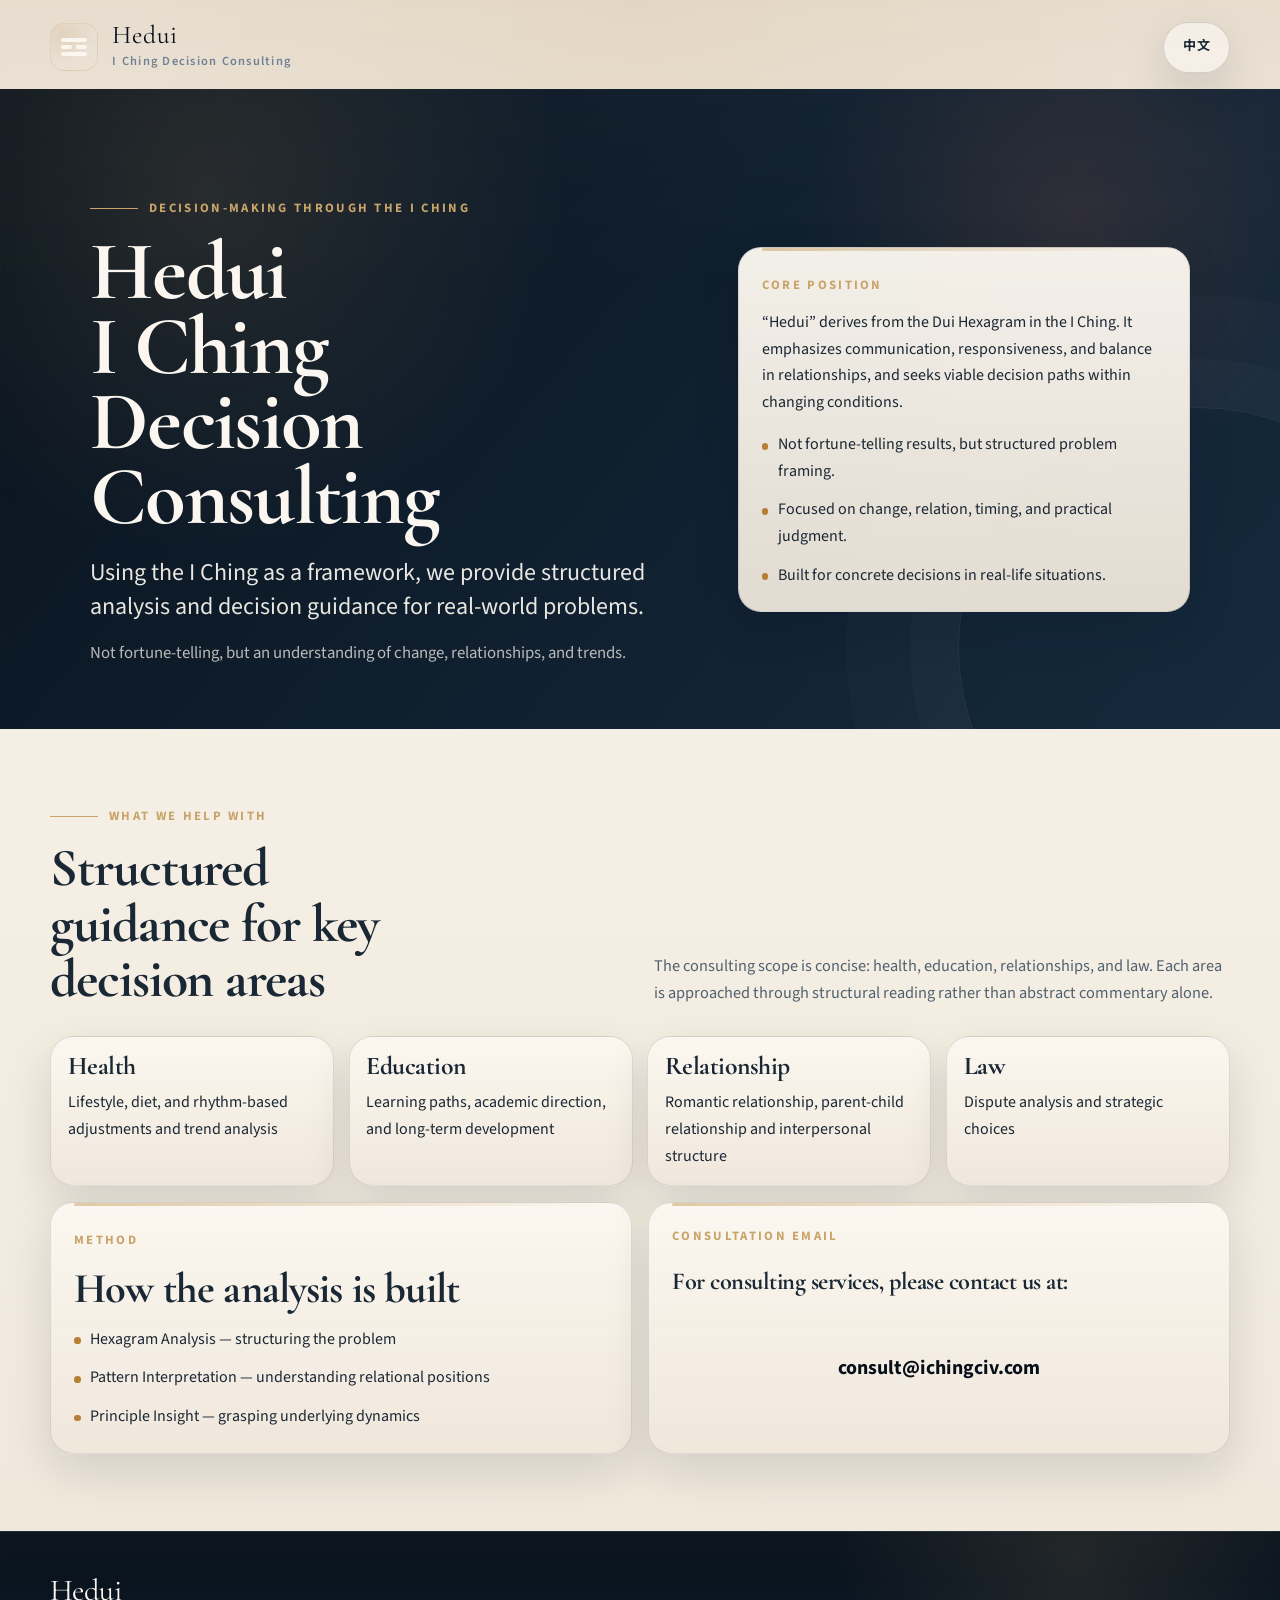
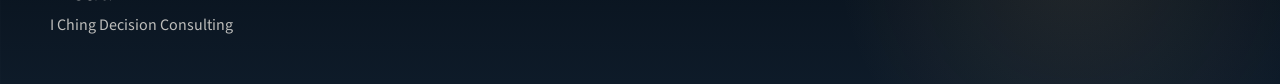
<file: index.html>
<!DOCTYPE html>
<html lang="en">
  <head>
    <meta charset="UTF-8" />
    <meta name="viewport" content="width=device-width, initial-scale=1.0" />
    <title>Hedui · I Ching Decision Consulting</title>
    <meta
      name="description"
      content="Hedui · I Ching Decision Consulting. Structured analysis and decision guidance through the I Ching for health, education, relationships, and law."
    />
    <link rel="preconnect" href="https://fonts.googleapis.com" />
    <link rel="preconnect" href="https://fonts.gstatic.com" crossorigin />
    <link
      href="https://fonts.googleapis.com/css2?family=Cormorant+Garamond:wght@500;600;700&family=Noto+Sans+SC:wght@400;500;700&family=Noto+Serif+SC:wght@500;600;700&family=Source+Sans+3:wght@400;500;600;700&display=swap"
      rel="stylesheet"
    />
    <link rel="stylesheet" href="./site.css" />
  </head>
  <body class="single-page" data-lang="en">
    <header class="masthead">
      <div class="container masthead-inner">
        <a class="brand" href="/" aria-label="Hedui Home">
          <span class="brand-mark" aria-hidden="true">
            <span></span>
            <span class="broken"></span>
            <span></span>
          </span>
          <span data-lang-view="en">
            <span class="brand-title">Hedui</span>
            <span class="brand-subtitle">I Ching Decision Consulting</span>
          </span>
          <span data-lang-view="zh" hidden>
            <span class="brand-title">和兑</span>
            <span class="brand-subtitle">易经决策咨询</span>
          </span>
        </a>
        <button class="lang-switch js-lang-switch" type="button" aria-label="切换到中文界面">
          <span data-switch-target="zh">中文</span>
          <span data-switch-target="en" hidden>EN</span>
        </button>
      </div>
    </header>

    <main>
      <div class="localized-view" data-lang-view="en">
        <section class="hero">
          <div class="container hero-grid">
            <div class="hero-copy">
              <p class="eyebrow">Decision-Making through the I Ching</p>
              <h1>
                <span class="hero-title-line">Hedui</span>
                <span class="hero-title-line">I Ching</span>
                <span class="hero-title-line">Decision</span>
                <span class="hero-title-line">Consulting</span>
              </h1>
              <p class="hero-deck">
                Using the I Ching as a framework, we provide structured analysis and decision guidance for real-world problems.
              </p>
              <p class="hero-body">
                Not fortune-telling, but an understanding of change, relationships, and trends.
              </p>
            </div>

            <article class="hero-card">
              <span class="card-kicker">Core Position</span>
              <p>
                “Hedui” derives from the Dui Hexagram in the I Ching. It emphasizes communication, responsiveness, and balance in relationships, and seeks viable decision paths within changing conditions.
              </p>
              <ul class="point-list">
                <li>Not fortune-telling results, but structured problem framing.</li>
                <li>Focused on change, relation, timing, and practical judgment.</li>
                <li>Built for concrete decisions in real-life situations.</li>
              </ul>
            </article>
          </div>
        </section>

        <section class="section">
          <div class="container">
            <div class="section-head">
              <div>
                <div class="section-tag">What We Help With</div>
                <h2 class="section-title">Structured guidance for key decision areas</h2>
              </div>
              <p class="section-copy">
                The consulting scope is concise: health, education, relationships, and law. Each area is approached through structural reading rather than abstract commentary alone.
              </p>
            </div>

            <div class="topic-grid topic-grid-wide">
              <article class="topic-card">
                <h3>Health</h3>
                <p>Lifestyle, diet, and rhythm-based adjustments and trend analysis</p>
              </article>
              <article class="topic-card">
                <h3>Education</h3>
                <p>Learning paths, academic direction, and long-term development</p>
              </article>
              <article class="topic-card">
                <h3>Relationship</h3>
                <p>Romantic relationship, parent-child relationship and interpersonal structure</p>
              </article>
              <article class="topic-card">
                <h3>Law</h3>
                <p>Dispute analysis and strategic choices</p>
              </article>
            </div>

            <div class="content-grid balanced-panels">
              <article class="content-panel">
                <span class="panel-tag">Method</span>
                <h2>How the analysis is built</h2>
                <ul class="method-list">
                  <li>Hexagram Analysis — structuring the problem</li>
                  <li>Pattern Interpretation — understanding relational positions</li>
                  <li>Principle Insight — grasping underlying dynamics</li>
                </ul>
              </article>

              <article class="content-panel email-panel">
                <span class="panel-tag">Consultation Email</span>
                <div class="email-panel-body">
                  <h2 class="email-panel-heading">For consulting services, please contact us at:</h2>
                  <p class="email-panel-address">consult@ichingciv.com</p>
                </div>
              </article>
            </div>
          </div>
        </section>

      </div>

      <div class="localized-view" data-lang-view="zh" hidden>
        <section class="hero">
          <div class="container hero-grid">
            <div class="hero-copy">
              <p class="eyebrow">用《周易》做决策</p>
              <h1>
                <span class="hero-title-line">和兑</span>
                <span class="hero-title-line">易经</span>
                <span class="hero-title-line">决策咨询</span>
              </h1>
              <p class="hero-deck">
                通过《周易》的结构分析方法，为现实问题提供判断路径与决策参考。
              </p>
              <p class="hero-body">
                不是占卜结果，而是对变化、关系与趋势的理解。
              </p>
            </div>

            <article class="hero-card">
              <span class="card-kicker">核心立场</span>
              <p>
                “和兑”取义于《周易》兑卦。重在关系中的交流、回应与平衡，并在变化中寻找可以成立的决策路径。
              </p>
              <ul class="point-list">
                <li>不是直接给出结果，而是建立问题结构。</li>
                <li>关注变化、关系、时机与现实判断。</li>
                <li>面向具体处境中的真实决策问题。</li>
              </ul>
            </article>
          </div>
        </section>

        <section class="section">
          <div class="container">
            <div class="section-head">
              <div>
                <div class="section-tag">我们解决的问题</div>
                <h2 class="section-title">围绕关键决策场景提供结构化分析</h2>
              </div>
              <p class="section-copy">
                咨询范围保持简洁明确：健康、教育、关系与法律。重点不是抽象评论，而是围绕现实问题建立判断路径。
              </p>
            </div>

            <div class="topic-grid topic-grid-wide">
              <article class="topic-card">
                <h3>健康</h3>
                <p>情志、饮食、运动、作息与身体状态的调整与趋势判断</p>
              </article>
              <article class="topic-card">
                <h3>教育</h3>
                <p>学习路径、发展方向与长期规划</p>
              </article>
              <article class="topic-card">
                <h3>关系</h3>
                <p>情侣关系、亲子关系及人际互动结构</p>
              </article>
              <article class="topic-card">
                <h3>法律</h3>
                <p>纠纷分析、路径选择</p>
              </article>
            </div>

            <div class="content-grid balanced-panels">
              <article class="content-panel">
                <span class="panel-tag">方法</span>
                <h2>分析如何展开</h2>
                <ul class="method-list">
                  <li>易占：建立问题结构</li>
                  <li>易象：分析关系位置</li>
                  <li>易理：把握变化原则</li>
                </ul>
              </article>

              <article class="content-panel email-panel">
                <span class="panel-tag">咨询邮箱</span>
                <div class="email-panel-body">
                  <h2 class="email-panel-heading">如需咨询服务，请通过以下邮箱与我们联系：</h2>
                  <p class="email-panel-address">consult@ichingciv.com</p>
                </div>
              </article>
            </div>
          </div>
        </section>

      </div>
    </main>

    <footer class="site-footer">
      <div class="container footer-grid">
        <div class="footer-copy" data-lang-view="en">
          <div class="footer-title">Hedui</div>
          <p>I Ching Decision Consulting</p>
        </div>
        <div class="footer-copy" data-lang-view="zh" hidden>
          <div class="footer-title">和兑</div>
          <p>易经决策咨询</p>
        </div>
      </div>
    </footer>
    <script src="./site.js"></script>
  </body>
</html>
</file>
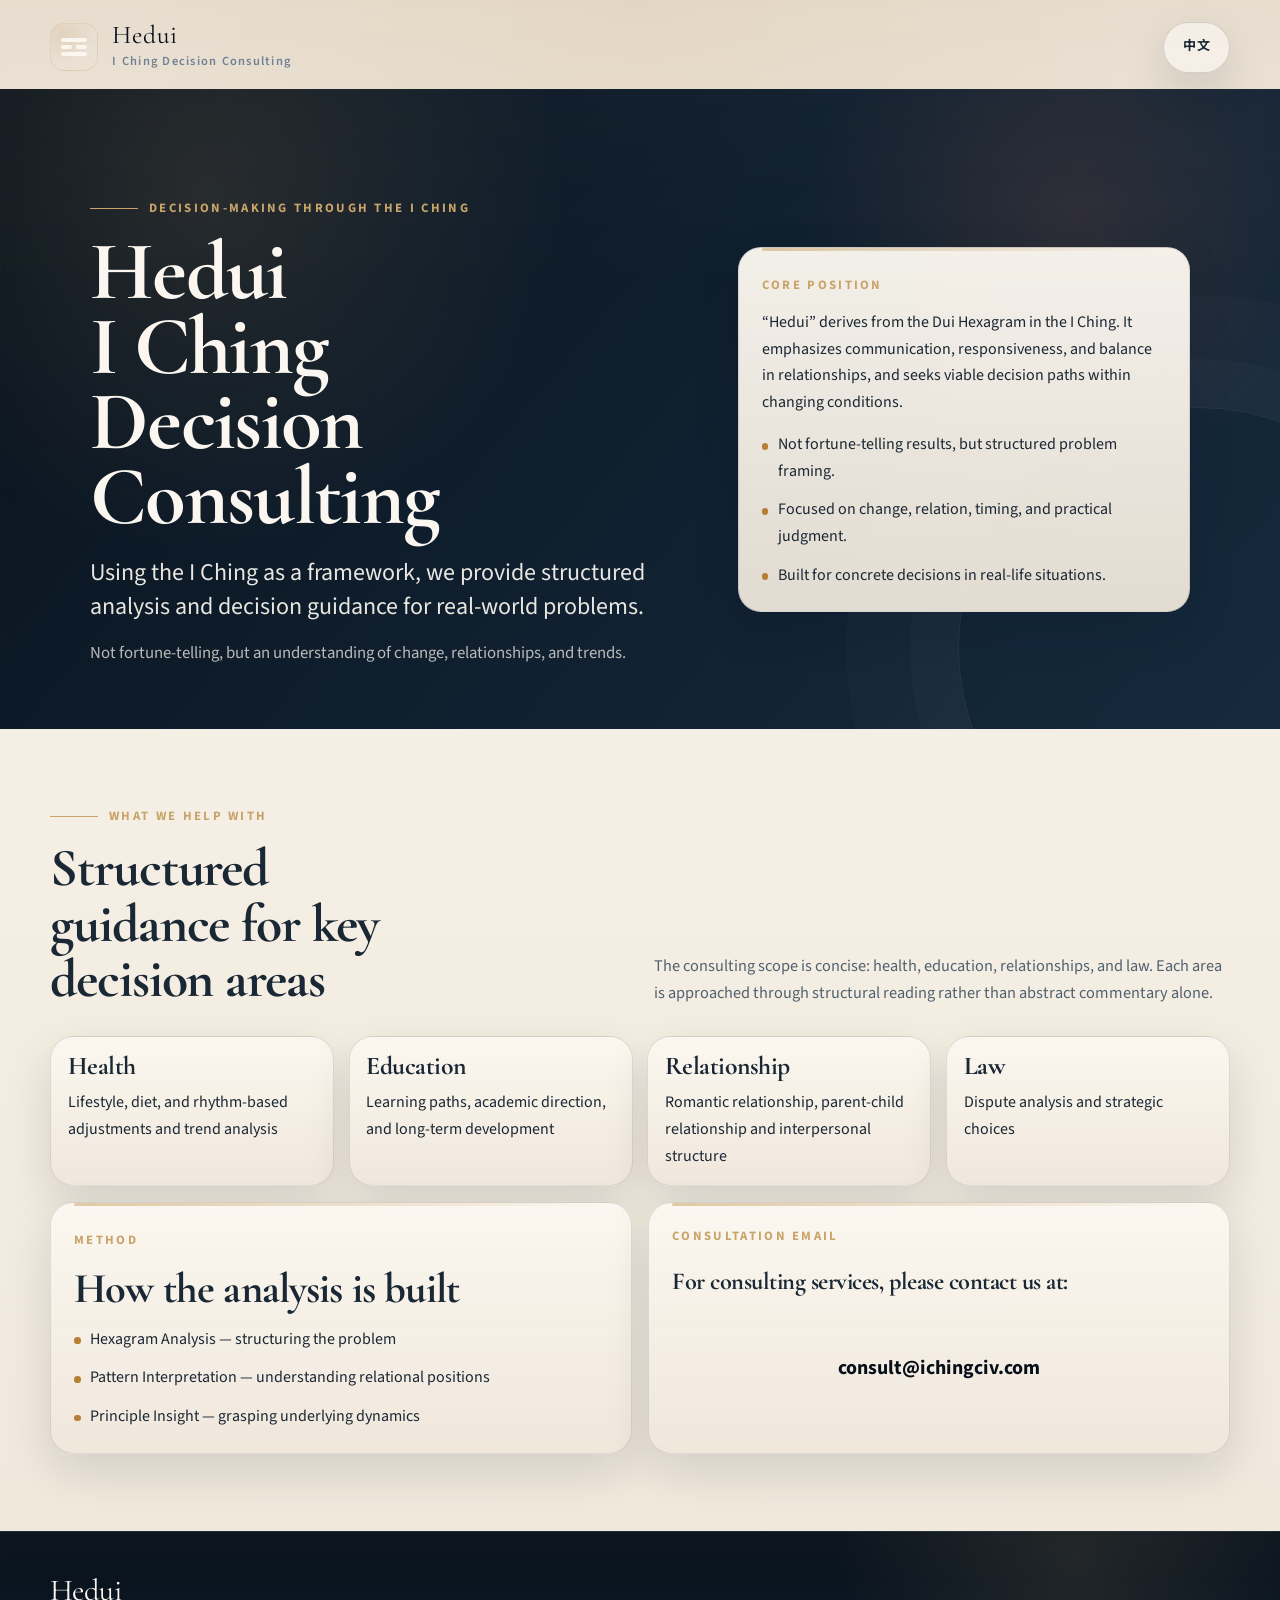
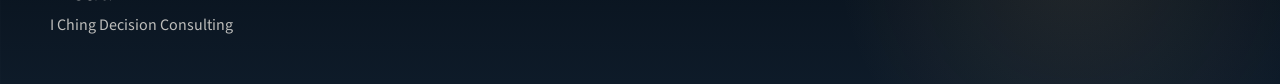
<file: en/index.html>
<!DOCTYPE html>
<html lang="en">
  <head>
    <meta charset="UTF-8" />
    <meta name="viewport" content="width=device-width, initial-scale=1.0" />
    <title>Redirecting...</title>
    <script src="../route.js"></script>
  </head>
  <body></body>
</html>
</file>
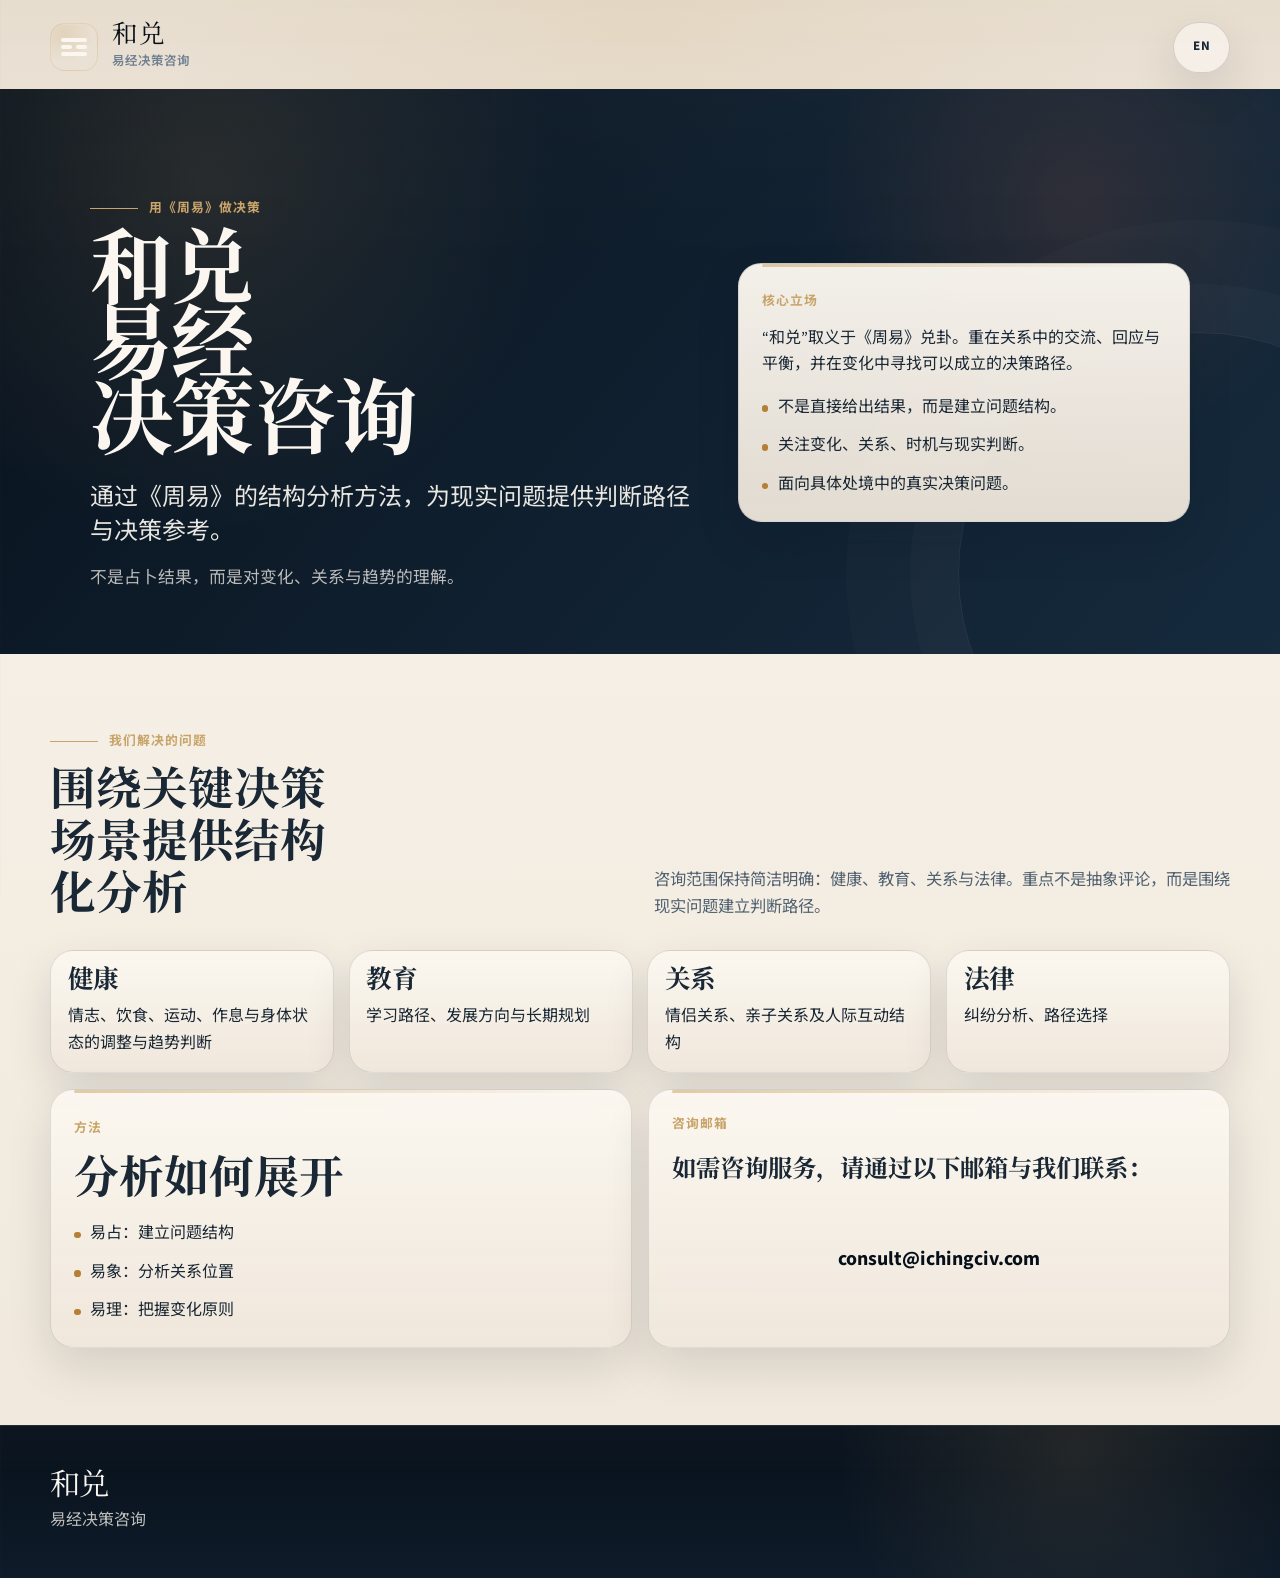
<file: zh/index.html>
<!DOCTYPE html>
<html lang="zh-CN">
  <head>
    <meta charset="UTF-8" />
    <meta name="viewport" content="width=device-width, initial-scale=1.0" />
    <title>跳转中...</title>
    <script defer src="../route.js"></script>
  </head>
  <body></body>
</html>
</file>
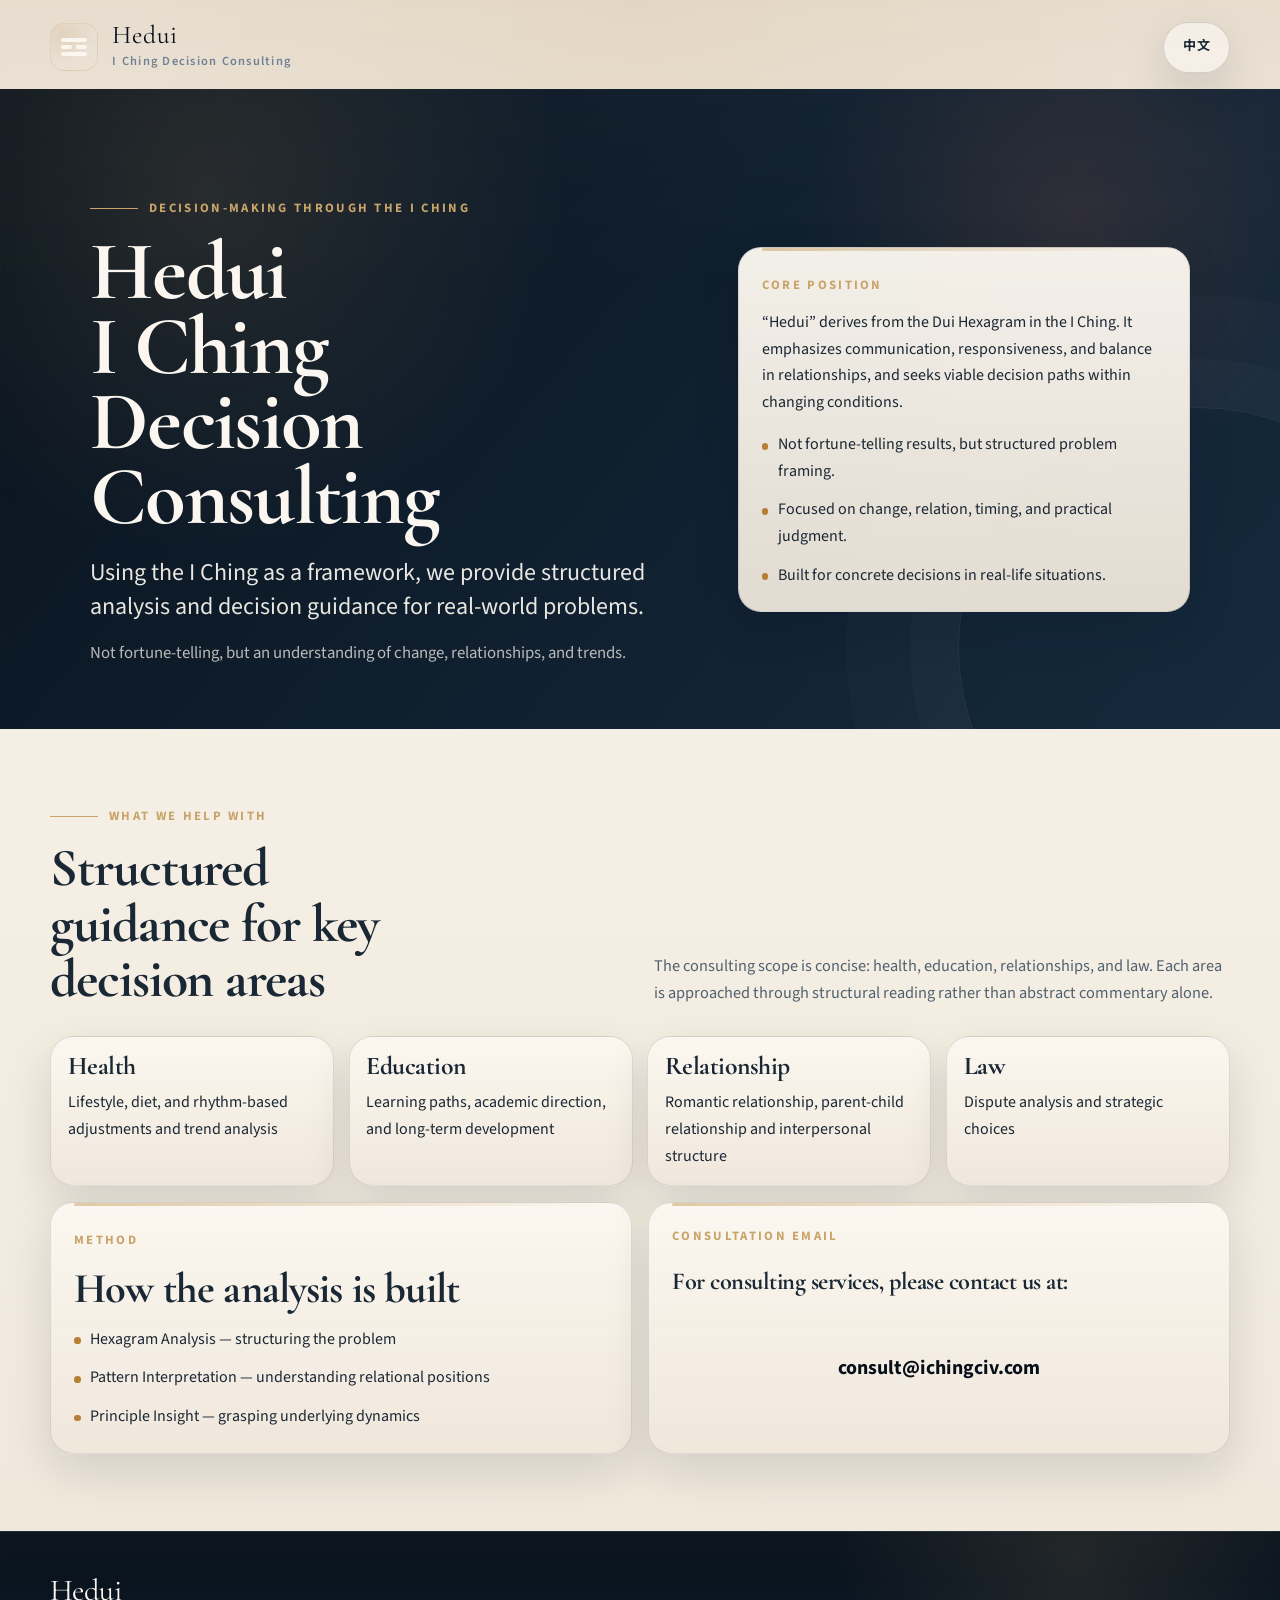
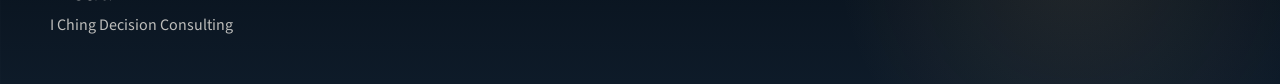
<file: about.html>
<!DOCTYPE html>
<html lang="en">
  <head>
    <meta charset="UTF-8" />
    <meta name="viewport" content="width=device-width, initial-scale=1.0" />
    <title>Redirecting...</title>
    <script src="./route.js"></script>
  </head>
  <body></body>
</html>
</file>
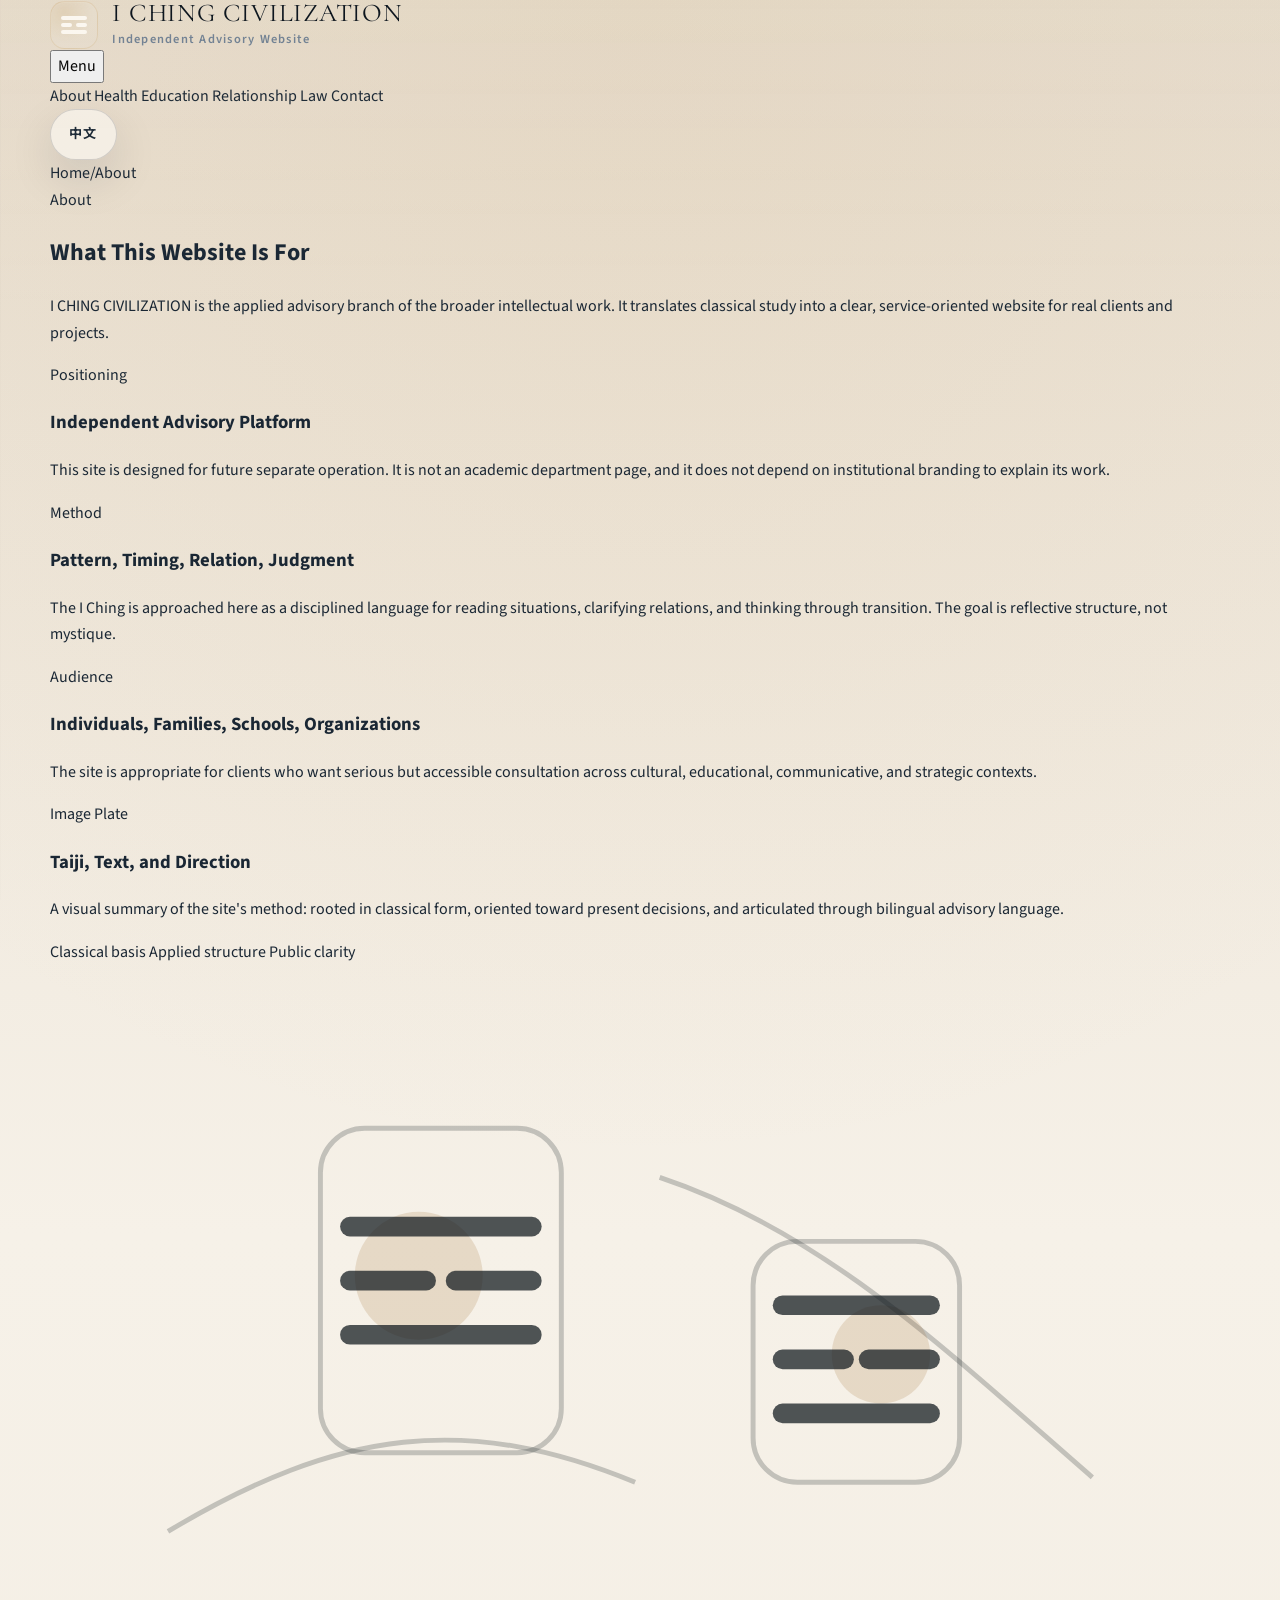
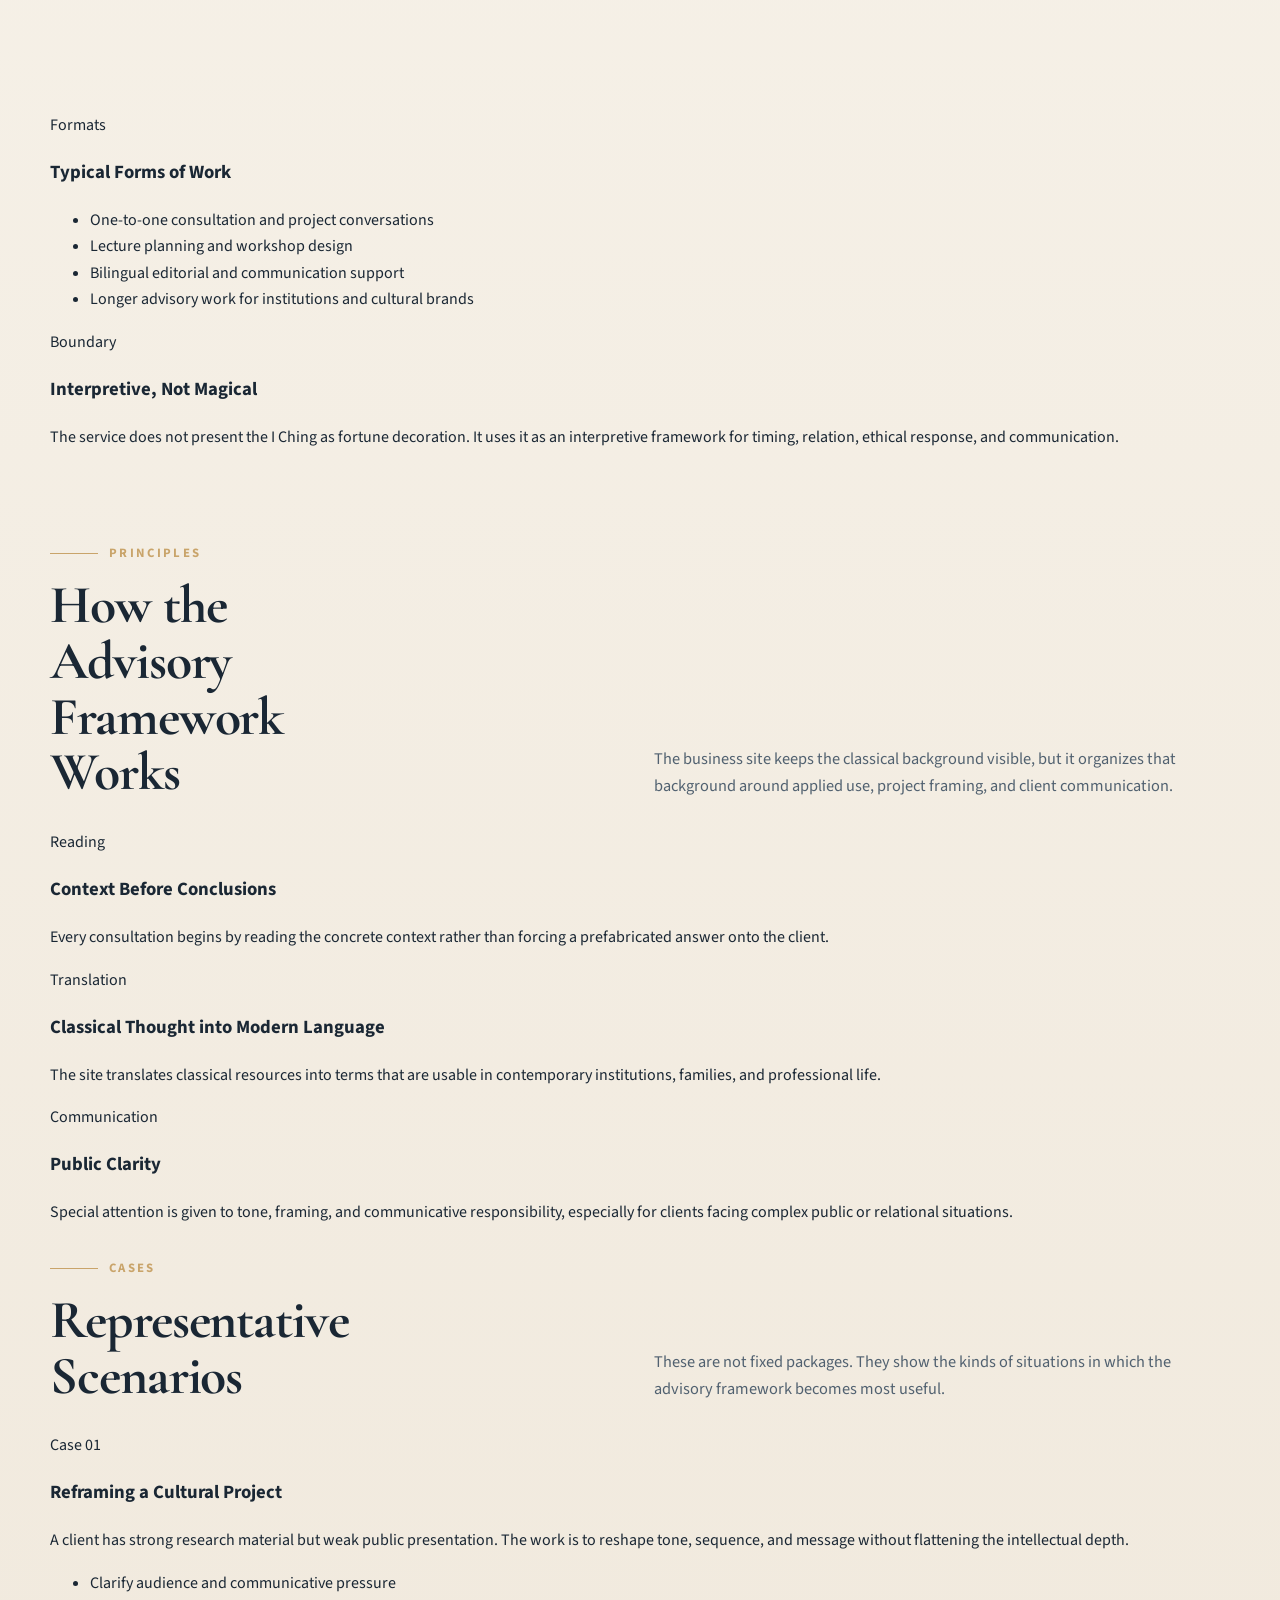
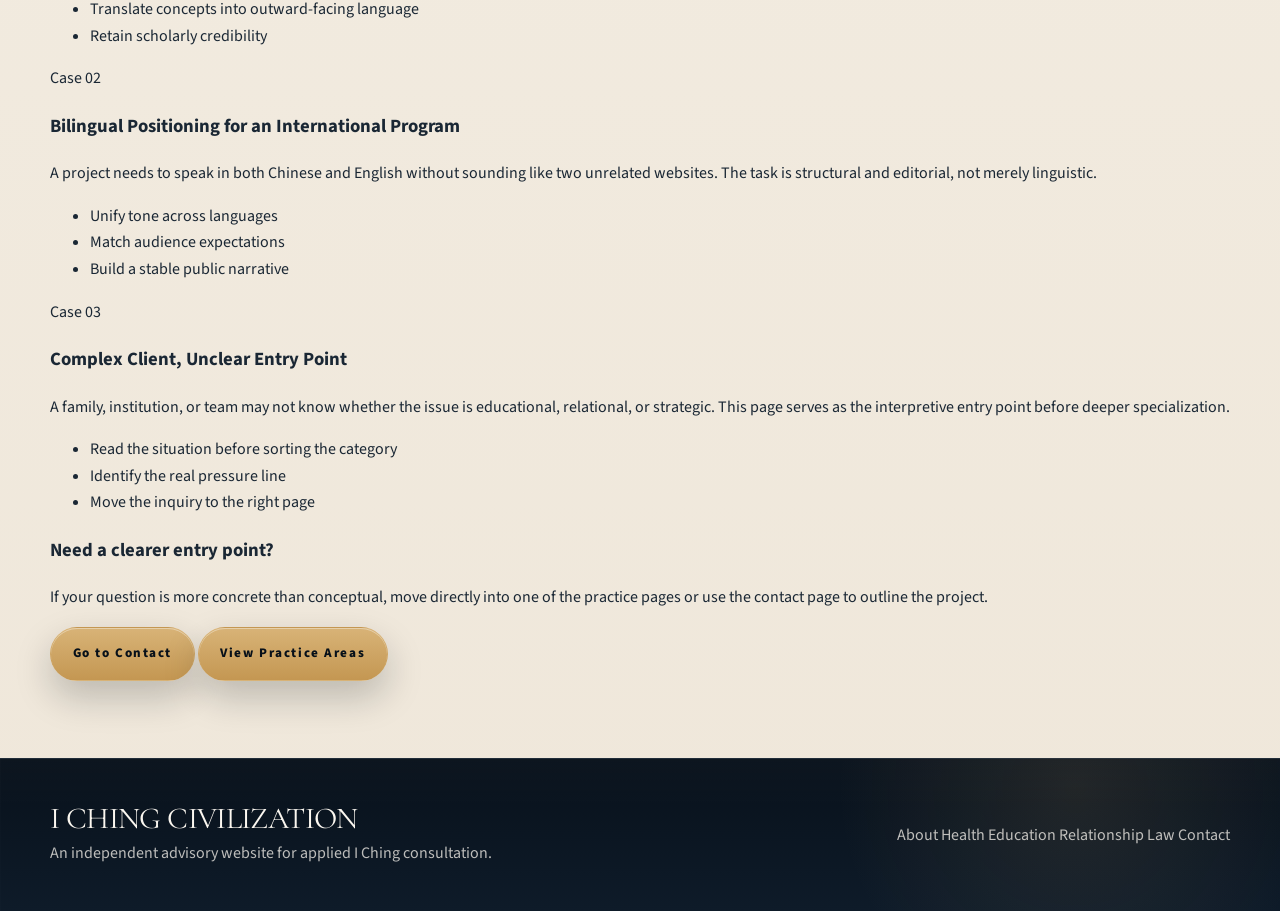
<file: en/about.html>
<!DOCTYPE html>
<html lang="en">
  <head>
    <meta charset="UTF-8" />
    <meta name="viewport" content="width=device-width, initial-scale=1.0" />
    <title>About | I CHING CIVILIZATION</title>
    <meta
      name="description"
      content="About I CHING CIVILIZATION: an independent advisory website translating I Ching thought into applied consultation."
    />
    <link rel="preconnect" href="https://fonts.googleapis.com" />
    <link rel="preconnect" href="https://fonts.gstatic.com" crossorigin />
    <link
      href="https://fonts.googleapis.com/css2?family=Cormorant+Garamond:wght@500;600;700&family=Noto+Sans+SC:wght@400;500;700&family=Noto+Serif+SC:wght@500;600;700&family=Source+Sans+3:wght@400;500;600;700&display=swap"
      rel="stylesheet"
    />
    <link rel="stylesheet" href="../site.css" />
  </head>
  <body data-lang="en">
    <header class="site-header">
      <div class="container nav-wrap">
        <a class="brand" href="index.html" aria-label="I CHING CIVILIZATION Home">
          <span class="brand-mark" aria-hidden="true"><span></span><span class="broken"></span><span></span></span>
          <span>
            <span class="brand-title">I CHING CIVILIZATION</span>
            <span class="brand-subtitle">Independent Advisory Website</span>
          </span>
        </a>
        <button class="menu-toggle" id="menu-toggle" type="button" aria-expanded="false" aria-controls="nav-panel">Menu</button>
        <div class="nav-panel" id="nav-panel">
          <nav class="nav-links" aria-label="Main Navigation">
            <a class="is-current" href="about.html">About</a>
            <a href="health.html">Health</a>
            <a href="education.html">Education</a>
            <a href="relationship.html">Relationship</a>
            <a href="law.html">Law</a>
            <a href="contact.html">Contact</a>
          </nav>
          <a class="lang-switch" href="../zh/about.html">中文</a>
        </div>
      </div>
    </header>

    <main class="page-main">
      <section class="page-hero">
        <div class="container">
          <div class="breadcrumb"><a href="index.html">Home</a><span>/</span><span>About</span></div>
          <div class="page-kicker">About</div>
          <h1 class="page-title">What This Website Is For</h1>
          <p class="page-lead">
            I CHING CIVILIZATION is the applied advisory branch of the broader intellectual work. It translates classical study into a clear, service-oriented website for real clients and projects.
          </p>

          <div class="page-grid">
            <div class="page-stack">
              <article class="page-panel">
                <span class="service-meta">Positioning</span>
                <h3>Independent Advisory Platform</h3>
                <p>This site is designed for future separate operation. It is not an academic department page, and it does not depend on institutional branding to explain its work.</p>
              </article>
              <article class="page-panel">
                <span class="service-meta">Method</span>
                <h3>Pattern, Timing, Relation, Judgment</h3>
                <p>The I Ching is approached here as a disciplined language for reading situations, clarifying relations, and thinking through transition. The goal is reflective structure, not mystique.</p>
              </article>
              <article class="page-panel">
                <span class="service-meta">Audience</span>
                <h3>Individuals, Families, Schools, Organizations</h3>
                <p>The site is appropriate for clients who want serious but accessible consultation across cultural, educational, communicative, and strategic contexts.</p>
              </article>
            </div>

            <div class="side-stack">
              <article class="visual-card theme-about">
                <div class="visual-head">
                  <div>
                    <span class="service-meta">Image Plate</span>
                    <h3>Taiji, Text, and Direction</h3>
                  </div>
                  <div class="hexagram-badge" aria-hidden="true">
                    <span></span>
                    <span></span>
                    <span></span>
                    <span class="broken"></span>
                    <span></span>
                    <span></span>
                  </div>
                </div>
                <p class="visual-copy">A visual summary of the site's method: rooted in classical form, oriented toward present decisions, and articulated through bilingual advisory language.</p>
                <div class="insight-strip">
                  <span class="insight-chip">Classical basis</span>
                  <span class="insight-chip">Applied structure</span>
                  <span class="insight-chip">Public clarity</span>
                </div>
                <div class="visual-art" aria-hidden="true">
                  <div class="oracle-ring"></div>
                  <div class="taiji-mark"></div>
                  <svg viewBox="0 0 480 300" role="presentation">
                    <g fill="none" stroke="rgba(15,23,29,0.22)" stroke-width="2">
                      <path d="M48 230 C118 188, 170 182, 238 210" />
                      <path d="M248 86 C314 108, 362 154, 424 208" />
                      <rect x="110" y="66" width="98" height="132" rx="18" />
                      <rect x="286" y="112" width="84" height="98" rx="18" />
                    </g>
                    <g fill="rgba(157,106,49,0.18)">
                      <circle cx="150" cy="126" r="26" />
                      <circle cx="338" cy="158" r="20" />
                    </g>
                    <g stroke="rgba(15,23,29,0.72)" stroke-linecap="round" stroke-width="8">
                      <line x1="122" y1="106" x2="196" y2="106" />
                      <line x1="122" y1="128" x2="153" y2="128" />
                      <line x1="165" y1="128" x2="196" y2="128" />
                      <line x1="122" y1="150" x2="196" y2="150" />
                      <line x1="298" y1="138" x2="358" y2="138" />
                      <line x1="298" y1="160" x2="323" y2="160" />
                      <line x1="333" y1="160" x2="358" y2="160" />
                      <line x1="298" y1="182" x2="358" y2="182" />
                    </g>
                  </svg>
                </div>
              </article>
              <article class="page-panel">
                <span class="service-meta">Formats</span>
                <h3>Typical Forms of Work</h3>
                <ul class="signal-list">
                  <li>One-to-one consultation and project conversations</li>
                  <li>Lecture planning and workshop design</li>
                  <li>Bilingual editorial and communication support</li>
                  <li>Longer advisory work for institutions and cultural brands</li>
                </ul>
              </article>
              <article class="page-panel">
                <span class="service-meta">Boundary</span>
                <h3>Interpretive, Not Magical</h3>
                <p>The service does not present the I Ching as fortune decoration. It uses it as an interpretive framework for timing, relation, ethical response, and communication.</p>
              </article>
            </div>
          </div>
        </div>
      </section>

      <section class="section page-section">
        <div class="container">
          <div class="section-head">
            <div>
              <div class="section-tag">Principles</div>
              <h2 class="section-title">How the Advisory Framework Works</h2>
            </div>
            <p class="section-copy">
              The business site keeps the classical background visible, but it organizes that background around applied use, project framing, and client communication.
            </p>
          </div>

          <div class="detail-grid">
            <article class="detail-card">
              <span class="service-meta">Reading</span>
              <h3>Context Before Conclusions</h3>
              <p>Every consultation begins by reading the concrete context rather than forcing a prefabricated answer onto the client.</p>
            </article>
            <article class="detail-card">
              <span class="service-meta">Translation</span>
              <h3>Classical Thought into Modern Language</h3>
              <p>The site translates classical resources into terms that are usable in contemporary institutions, families, and professional life.</p>
            </article>
            <article class="detail-card">
              <span class="service-meta">Communication</span>
              <h3>Public Clarity</h3>
              <p>Special attention is given to tone, framing, and communicative responsibility, especially for clients facing complex public or relational situations.</p>
            </article>
          </div>

          <div class="section-head" style="margin-top: 2rem;">
            <div>
              <div class="section-tag">Cases</div>
              <h2 class="section-title">Representative Scenarios</h2>
            </div>
            <p class="section-copy">These are not fixed packages. They show the kinds of situations in which the advisory framework becomes most useful.</p>
          </div>

          <div class="case-grid">
            <article class="case-card">
              <span class="case-meta">Case 01</span>
              <h3>Reframing a Cultural Project</h3>
              <p>A client has strong research material but weak public presentation. The work is to reshape tone, sequence, and message without flattening the intellectual depth.</p>
              <ul class="case-points">
                <li>Clarify audience and communicative pressure</li>
                <li>Translate concepts into outward-facing language</li>
                <li>Retain scholarly credibility</li>
              </ul>
            </article>
            <article class="case-card">
              <span class="case-meta">Case 02</span>
              <h3>Bilingual Positioning for an International Program</h3>
              <p>A project needs to speak in both Chinese and English without sounding like two unrelated websites. The task is structural and editorial, not merely linguistic.</p>
              <ul class="case-points">
                <li>Unify tone across languages</li>
                <li>Match audience expectations</li>
                <li>Build a stable public narrative</li>
              </ul>
            </article>
            <article class="case-card">
              <span class="case-meta">Case 03</span>
              <h3>Complex Client, Unclear Entry Point</h3>
              <p>A family, institution, or team may not know whether the issue is educational, relational, or strategic. This page serves as the interpretive entry point before deeper specialization.</p>
              <ul class="case-points">
                <li>Read the situation before sorting the category</li>
                <li>Identify the real pressure line</li>
                <li>Move the inquiry to the right page</li>
              </ul>
            </article>
          </div>

          <article class="cta-strip">
            <h3>Need a clearer entry point?</h3>
            <p>If your question is more concrete than conceptual, move directly into one of the practice pages or use the contact page to outline the project.</p>
            <div class="cta-actions">
              <a class="button" href="contact.html">Go to Contact</a>
              <a class="button secondary" href="health.html">View Practice Areas</a>
            </div>
          </article>
        </div>
      </section>
    </main>

    <footer class="site-footer">
      <div class="container footer-grid">
        <div class="footer-copy">
          <div class="footer-title">I CHING CIVILIZATION</div>
          <p>An independent advisory website for applied I Ching consultation.</p>
        </div>
        <nav class="footer-links">
          <a href="about.html">About</a>
          <a href="health.html">Health</a>
          <a href="education.html">Education</a>
          <a href="relationship.html">Relationship</a>
          <a href="law.html">Law</a>
          <a href="contact.html">Contact</a>
        </nav>
      </div>
    </footer>
    <script src="../site.js?v=20260408-2"></script>
  </body>
</html>
</file>
<file: site.css>
:root {
  --night: #071019;
  --night-soft: #102130;
  --paper: #f4efe6;
  --paper-soft: #fbf7f0;
  --line: rgba(19, 31, 45, 0.12);
  --line-light: rgba(251, 247, 240, 0.1);
  --accent: #c9a46a;
  --accent-strong: #b57f35;
  --text: #1a2734;
  --text-soft: #516170;
  --text-muted: #708092;
  --white-soft: rgba(251, 247, 240, 0.74);
  --shadow-strong: 0 30px 80px rgba(7, 16, 25, 0.22);
  --shadow-card: 0 18px 46px rgba(12, 20, 30, 0.12);
  --font-sans: "Source Sans 3", "Noto Sans SC", sans-serif;
  --font-serif: "Cormorant Garamond", "Noto Serif SC", serif;
}

* {
  box-sizing: border-box;
}

[hidden] {
  display: none !important;
}

html {
  scroll-behavior: smooth;
}

body {
  margin: 0;
  min-height: 100vh;
  font-family: var(--font-sans);
  color: var(--text);
  background:
    radial-gradient(circle at top, rgba(201, 164, 106, 0.12), transparent 28%),
    linear-gradient(180deg, #e7ddce 0%, #f6f1e8 30%, #efe7da 100%);
  line-height: 1.66;
  -webkit-font-smoothing: antialiased;
  text-rendering: optimizeLegibility;
}

body::before {
  content: "";
  position: fixed;
  inset: 0;
  pointer-events: none;
  background:
    linear-gradient(90deg, rgba(7, 16, 25, 0.028) 0, rgba(7, 16, 25, 0.028) 1px, transparent 1px, transparent 104px),
    linear-gradient(180deg, rgba(251, 247, 240, 0.08), transparent 38%);
  opacity: 0.4;
}

a {
  color: inherit;
  text-decoration: none;
  transition:
    color 0.2s ease,
    border-color 0.2s ease,
    background-color 0.2s ease,
    transform 0.2s ease,
    box-shadow 0.2s ease;
}

button,
input,
textarea,
select {
  font: inherit;
}

::selection {
  background: rgba(181, 127, 53, 0.22);
}

:focus-visible {
  outline: 2px solid rgba(181, 127, 53, 0.78);
  outline-offset: 3px;
}

.container {
  width: min(1180px, calc(100% - 2rem));
  margin: 0 auto;
}

.masthead {
  position: relative;
  z-index: 2;
  padding: 1.35rem 0 0;
}

.masthead-inner,
.footer-grid {
  display: flex;
  align-items: center;
  justify-content: space-between;
  gap: 1rem;
}

.brand {
  display: flex;
  align-items: center;
  gap: 0.9rem;
  min-width: 0;
}

.brand-mark {
  width: 3rem;
  height: 3rem;
  flex: 0 0 auto;
  display: grid;
  align-content: center;
  gap: 0.22rem;
  padding: 0.65rem;
  border-radius: 0.9rem;
  border: 1px solid rgba(201, 164, 106, 0.24);
  background:
    radial-gradient(circle at 28% 22%, rgba(201, 164, 106, 0.22), transparent 60%),
    rgba(251, 247, 240, 0.06);
  box-shadow: inset 0 1px 0 rgba(251, 247, 240, 0.08);
}

.brand-mark span {
  display: block;
  height: 0.22rem;
  border-radius: 999px;
  background: var(--paper-soft);
}

.brand-mark .broken {
  position: relative;
  background: transparent;
}

.brand-mark .broken::before,
.brand-mark .broken::after {
  content: "";
  position: absolute;
  top: 0;
  width: 41%;
  height: 100%;
  border-radius: 999px;
  background: var(--paper-soft);
}

.brand-mark .broken::after {
  right: 0;
}

.brand-title,
.brand-subtitle {
  display: block;
}

.brand-title {
  font-family: var(--font-serif);
  font-size: clamp(1.3rem, 2vw, 1.9rem);
  line-height: 1.04;
  letter-spacing: 0.03em;
  color: var(--night);
}

.brand-subtitle {
  margin-top: 0.18rem;
  color: var(--text-muted);
  font-size: 0.78rem;
  font-weight: 600;
  letter-spacing: 0.1em;
}

.lang-switch,
.mail-chip,
.button {
  display: inline-flex;
  align-items: center;
  justify-content: center;
  min-height: 3rem;
  border-radius: 999px;
}

.lang-switch,
.mail-chip {
  padding: 0.85rem 1.15rem;
  border: 1px solid rgba(19, 31, 45, 0.16);
  background: rgba(251, 247, 240, 0.68);
  color: var(--text);
  font-size: 0.82rem;
  font-weight: 700;
  letter-spacing: 0.08em;
  box-shadow: var(--shadow-card);
}

.lang-switch:hover,
.lang-switch:focus-visible,
.mail-chip:hover,
.mail-chip:focus-visible {
  transform: translateY(-1px);
  border-color: rgba(181, 127, 53, 0.34);
}

.hero,
.section-dark,
.site-footer {
  position: relative;
  overflow: hidden;
}

.hero::before,
.section-dark::before,
.site-footer::before {
  content: "";
  position: absolute;
  inset: 0;
  pointer-events: none;
  background:
    linear-gradient(90deg, rgba(251, 247, 240, 0.04) 0, rgba(251, 247, 240, 0.04) 1px, transparent 1px, transparent 120px),
    linear-gradient(180deg, rgba(251, 247, 240, 0.08), transparent 34%);
  opacity: 0.28;
}

.hero {
  margin-top: 1rem;
  padding: clamp(4.4rem, 8vw, 6.8rem) 0 3.8rem;
  background:
    radial-gradient(circle at 84% 20%, rgba(212, 108, 71, 0.14), transparent 22%),
    radial-gradient(circle at 16% 16%, rgba(201, 164, 106, 0.14), transparent 30%),
    linear-gradient(130deg, #08111b 0%, #0f1e2d 46%, #152a3d 100%);
  color: var(--paper-soft);
}

.hero::after {
  content: "";
  position: absolute;
  right: -10rem;
  bottom: -10rem;
  width: 30rem;
  height: 30rem;
  border-radius: 50%;
  border: 1px solid rgba(251, 247, 240, 0.08);
  box-shadow: 0 0 0 3rem rgba(251, 247, 240, 0.02), 0 0 0 7rem rgba(251, 247, 240, 0.015);
}

.hero-grid,
.content-grid,
.contact-layout {
  position: relative;
  z-index: 1;
  display: grid;
  gap: 1rem;
}

.hero-grid {
  width: min(100%, 1100px);
  margin: 0 auto;
  grid-template-columns: minmax(0, 1.02fr) minmax(290px, 0.74fr);
  gap: 1.5rem;
  align-items: start;
}

.content-grid,
.contact-layout {
  grid-template-columns: repeat(2, minmax(0, 1fr));
  align-items: start;
}

.eyebrow,
.section-tag,
.card-kicker,
.panel-tag {
  display: inline-flex;
  align-items: center;
  gap: 0.7rem;
  color: var(--accent);
  font-size: 0.8rem;
  font-weight: 700;
  letter-spacing: 0.18em;
  text-transform: uppercase;
}

.eyebrow::before,
.section-tag::before {
  content: "";
  width: 3rem;
  height: 1px;
  background: currentColor;
}

.eyebrow {
  margin: 0 0 1rem;
}

.hero h1,
.hero-card h2,
.section-title,
.content-panel h2,
.contact-card h2,
.form-card h2,
.topic-card h3,
.footer-title {
  margin: 0;
  font-family: var(--font-serif);
  letter-spacing: -0.02em;
}

.hero h1 {
  max-width: none;
  font-size: clamp(3.1rem, 6.5vw, 5.4rem);
  line-height: 0.9;
  color: var(--paper-soft);
}

.hero-title-line {
  display: block;
}

.hero-deck {
  max-width: 42rem;
  margin: 1.35rem 0 0;
  font-size: clamp(1.18rem, 2vw, 1.5rem);
  line-height: 1.42;
  color: rgba(251, 247, 240, 0.92);
}

.hero-body {
  max-width: 39rem;
  margin: 1rem 0 0;
  color: rgba(251, 247, 240, 0.72);
  font-size: 1.05rem;
}

.hero-actions {
  display: flex;
  flex-wrap: wrap;
  gap: 0.85rem;
  margin-top: 1.8rem;
}

.button {
  padding: 0.95rem 1.35rem;
  border: 1px solid transparent;
  cursor: pointer;
  background: linear-gradient(180deg, #d8b377 0%, #c49752 100%);
  color: var(--night);
  font-size: 0.82rem;
  font-weight: 800;
  letter-spacing: 0.12em;
  box-shadow:
    0 16px 36px rgba(7, 16, 25, 0.22),
    inset 0 1px 0 rgba(251, 247, 240, 0.42);
}

.button:hover,
.button:focus-visible {
  transform: translateY(-1px);
}

.hero-card,
.topic-card,
.content-panel,
.form-card {
  position: relative;
  border-radius: 1.45rem;
  border: 1px solid var(--line);
  background: linear-gradient(180deg, rgba(251, 247, 240, 0.97), rgba(239, 231, 219, 0.94));
  color: var(--text);
  box-shadow: var(--shadow-card);
}

.hero-card,
.content-panel,
.form-card {
  padding: 1.45rem;
}

.hero-card {
  max-width: 35rem;
  justify-self: end;
  align-self: center;
}

.hero-card::after,
.content-panel::after,
.form-card::after,
.contact-card::after {
  content: "";
  position: absolute;
  left: 1.45rem;
  right: 1.45rem;
  top: 0;
  height: 3px;
  border-radius: 999px;
  background: linear-gradient(90deg, var(--accent), transparent);
  opacity: 0.55;
}

.hero-card h2,
.content-panel h2,
.contact-card h2 {
  font-size: clamp(1.95rem, 3.4vw, 2.65rem);
  line-height: 1.02;
}

.hero-card p,
.content-panel p,
.topic-card p,
.section-copy,
.contact-card p,
.form-card p {
  margin: 0.72rem 0 0;
}

.point-list,
.method-list {
  margin: 1rem 0 0;
  padding: 0;
  list-style: none;
  display: grid;
  gap: 0.75rem;
}

.point-list li,
.method-list li {
  position: relative;
  padding-left: 1rem;
  color: var(--text);
}

.point-list li::before,
.method-list li::before {
  content: "";
  position: absolute;
  left: 0;
  top: 0.72rem;
  width: 0.42rem;
  height: 0.42rem;
  border-radius: 50%;
  background: var(--accent-strong);
}

.section {
  position: relative;
  padding: clamp(3.7rem, 6vw, 5.2rem) 0;
}

.section-dark {
  background:
    radial-gradient(circle at 84% 20%, rgba(201, 164, 106, 0.12), transparent 22%),
    linear-gradient(180deg, rgba(8, 17, 27, 0.98), rgba(16, 30, 44, 0.96));
  color: var(--paper-soft);
}

.section-head {
  display: flex;
  align-items: end;
  justify-content: space-between;
  gap: 1.4rem;
  margin-bottom: 1.8rem;
}

.section-head > div {
  display: grid;
  gap: 0.8rem;
}

.section-title {
  max-width: 14ch;
  font-size: clamp(2.15rem, 4.2vw, 3.35rem);
  line-height: 1.04;
  color: var(--text);
}

.section-copy {
  max-width: 36rem;
  color: var(--text-soft);
  font-size: 1.02rem;
}

.light .section-title {
  color: var(--paper-soft);
}

.light .section-copy {
  color: var(--white-soft);
}

.topic-grid {
  display: grid;
  grid-template-columns: repeat(2, minmax(0, 1fr));
  gap: 0.9rem;
}

.topic-grid-wide {
  grid-template-columns: repeat(4, minmax(0, 1fr));
}

.topic-card {
  padding: 1rem 1.05rem;
}

.topic-card h3 {
  font-size: 1.6rem;
  line-height: 0.98;
  color: var(--text);
}

.content-grid {
  margin-top: 1rem;
}

.balanced-panels {
  align-items: stretch;
}

.balanced-panels > .content-panel {
  height: 100%;
}

.content-panel .panel-tag {
  margin-bottom: 0.95rem;
}

.email-panel {
  display: grid;
  grid-template-rows: auto 1fr;
  align-items: stretch;
  text-align: left;
}

.email-panel .panel-tag {
  justify-content: flex-start;
  margin-bottom: 0;
}

.email-panel-body {
  display: grid;
  grid-template-rows: auto 1fr;
  align-items: start;
  min-height: 100%;
  padding-top: 1.3rem;
}

.content-panel .email-panel-heading {
  margin: 0;
  max-width: 100%;
  font-size: clamp(1.22rem, 1.9vw, 1.64rem);
  line-height: 1.16;
  white-space: nowrap;
}

.email-panel-address {
  align-self: center;
  margin: 0 auto;
  font-size: clamp(1.08rem, 1.55vw, 1.38rem);
  line-height: 1.18;
  font-weight: 700;
  color: var(--night);
  text-align: center;
  user-select: all;
  word-break: break-all;
}

body[data-lang="zh"] .content-panel .email-panel-heading {
  font-size: clamp(1.22rem, 1.9vw, 1.64rem);
  line-height: 1.16;
  letter-spacing: 0;
  white-space: nowrap;
}

.contact-card {
  position: relative;
  padding: 1.45rem;
  border-radius: 1.45rem;
  border: 1px solid rgba(251, 247, 240, 0.08);
  background:
    radial-gradient(circle at 82% 18%, rgba(201, 164, 106, 0.14), transparent 22%),
    linear-gradient(180deg, rgba(8, 17, 27, 0.98), rgba(18, 31, 45, 0.96));
  color: var(--paper-soft);
  box-shadow: var(--shadow-strong);
}

.contact-card p {
  color: var(--white-soft);
}

.form-grid {
  display: grid;
  grid-template-columns: repeat(2, minmax(0, 1fr));
  gap: 1rem;
}

.field {
  display: grid;
  gap: 0.42rem;
}

.field span {
  color: var(--text);
  font-size: 0.78rem;
  font-weight: 700;
  letter-spacing: 0.14em;
  text-transform: uppercase;
}

.field.full {
  grid-column: 1 / -1;
}

.field input,
.field select,
.field textarea {
  width: 100%;
  padding: 0.95rem 1rem;
  border-radius: 1rem;
  border: 1px solid rgba(19, 31, 45, 0.14);
  background: rgba(255, 255, 255, 0.76);
  color: var(--text);
  box-shadow: inset 0 1px 0 rgba(251, 247, 240, 0.24);
}

.field textarea {
  min-height: 9rem;
  resize: vertical;
}

.field input:focus,
.field select:focus,
.field textarea:focus {
  outline: none;
  border-color: rgba(181, 127, 53, 0.52);
  box-shadow:
    0 0 0 4px rgba(201, 164, 106, 0.15),
    inset 0 1px 0 rgba(251, 247, 240, 0.32);
}

.form-foot {
  display: flex;
  align-items: center;
  justify-content: space-between;
  gap: 1rem;
  margin-top: 1rem;
}

.form-note,
.form-status {
  font-size: 0.92rem;
  color: var(--text-soft);
}

.form-status {
  min-height: 1.5em;
}

.site-footer {
  padding: 2.8rem 0;
  background:
    radial-gradient(circle at 84% 18%, rgba(201, 164, 106, 0.12), transparent 22%),
    linear-gradient(180deg, #08111b 0%, #0e1b29 100%);
  color: var(--white-soft);
  border-top: 1px solid rgba(251, 247, 240, 0.08);
}

.footer-title {
  color: var(--paper-soft);
  font-size: 1.9rem;
  line-height: 1;
}

.footer-copy p {
  margin: 0.35rem 0 0;
}

.footer-chip {
  border-color: var(--line-light);
  background: rgba(251, 247, 240, 0.06);
  color: var(--paper-soft);
  box-shadow: inset 0 1px 0 rgba(251, 247, 240, 0.08);
}

.footer-chip:hover,
.footer-chip:focus-visible {
  border-color: rgba(201, 164, 106, 0.38);
}

body[data-lang="zh"] .brand-subtitle,
body[data-lang="zh"] .lang-switch,
body[data-lang="zh"] .button,
body[data-lang="zh"] .eyebrow,
body[data-lang="zh"] .section-tag,
body[data-lang="zh"] .card-kicker,
body[data-lang="zh"] .panel-tag,
body[data-lang="zh"] .field span {
  letter-spacing: 0.08em;
  text-transform: none;
}

body[data-lang="zh"] .section-title {
  font-size: clamp(2rem, 3.8vw, 2.85rem);
  line-height: 1.14;
  letter-spacing: 0;
}

body[data-lang="zh"] .content-panel h2 {
  font-size: clamp(2rem, 3.9vw, 2.8rem);
  line-height: 1.12;
  letter-spacing: 0;
}

@media (prefers-reduced-motion: no-preference) {
  .hero-copy,
  .hero-card,
  .content-panel,
  .form-card {
    animation: rise-in 0.72s cubic-bezier(0.22, 1, 0.36, 1) both;
  }

  .hero-card {
    animation-delay: 0.08s;
  }
}

@keyframes rise-in {
  from {
    opacity: 0;
    transform: translateY(18px);
  }

  to {
    opacity: 1;
    transform: none;
  }
}

@media (max-width: 1080px) {
  .hero-grid,
  .content-grid,
  .contact-layout,
  .topic-grid-wide {
    grid-template-columns: 1fr;
  }

  .hero-grid {
    width: 100%;
  }

  .hero-card {
    max-width: none;
    justify-self: stretch;
    align-self: start;
  }

  .section-head {
    align-items: start;
    flex-direction: column;
  }
}

@media (max-width: 760px) {
  .container {
    width: min(1180px, calc(100% - 1.25rem));
  }

  .content-panel .email-panel-heading {
    white-space: normal;
  }

  body[data-lang="zh"] .content-panel .email-panel-heading {
    white-space: normal;
  }

  .masthead-inner,
  .footer-grid,
  .form-foot {
    align-items: start;
    flex-direction: column;
  }

  .hero {
    padding-top: 3.8rem;
  }

  .hero h1 {
    font-size: clamp(2.55rem, 13vw, 4rem);
    max-width: none;
  }

  .section-head > div {
    gap: 0.7rem;
  }

  .hero-card,
  .content-panel,
  .form-card,
  .contact-card {
    padding: 1.2rem;
  }

  .hero-card::after,
  .content-panel::after,
  .form-card::after,
  .contact-card::after {
    left: 1.2rem;
    right: 1.2rem;
  }

  .form-grid,
  .topic-grid {
    grid-template-columns: 1fr;
  }
}

@media (prefers-reduced-motion: reduce) {
  html {
    scroll-behavior: auto;
  }

  a {
    transition: none;
  }

  .hero-copy,
  .hero-card,
  .content-panel,
  .form-card {
    animation: none;
  }
}
</file>
